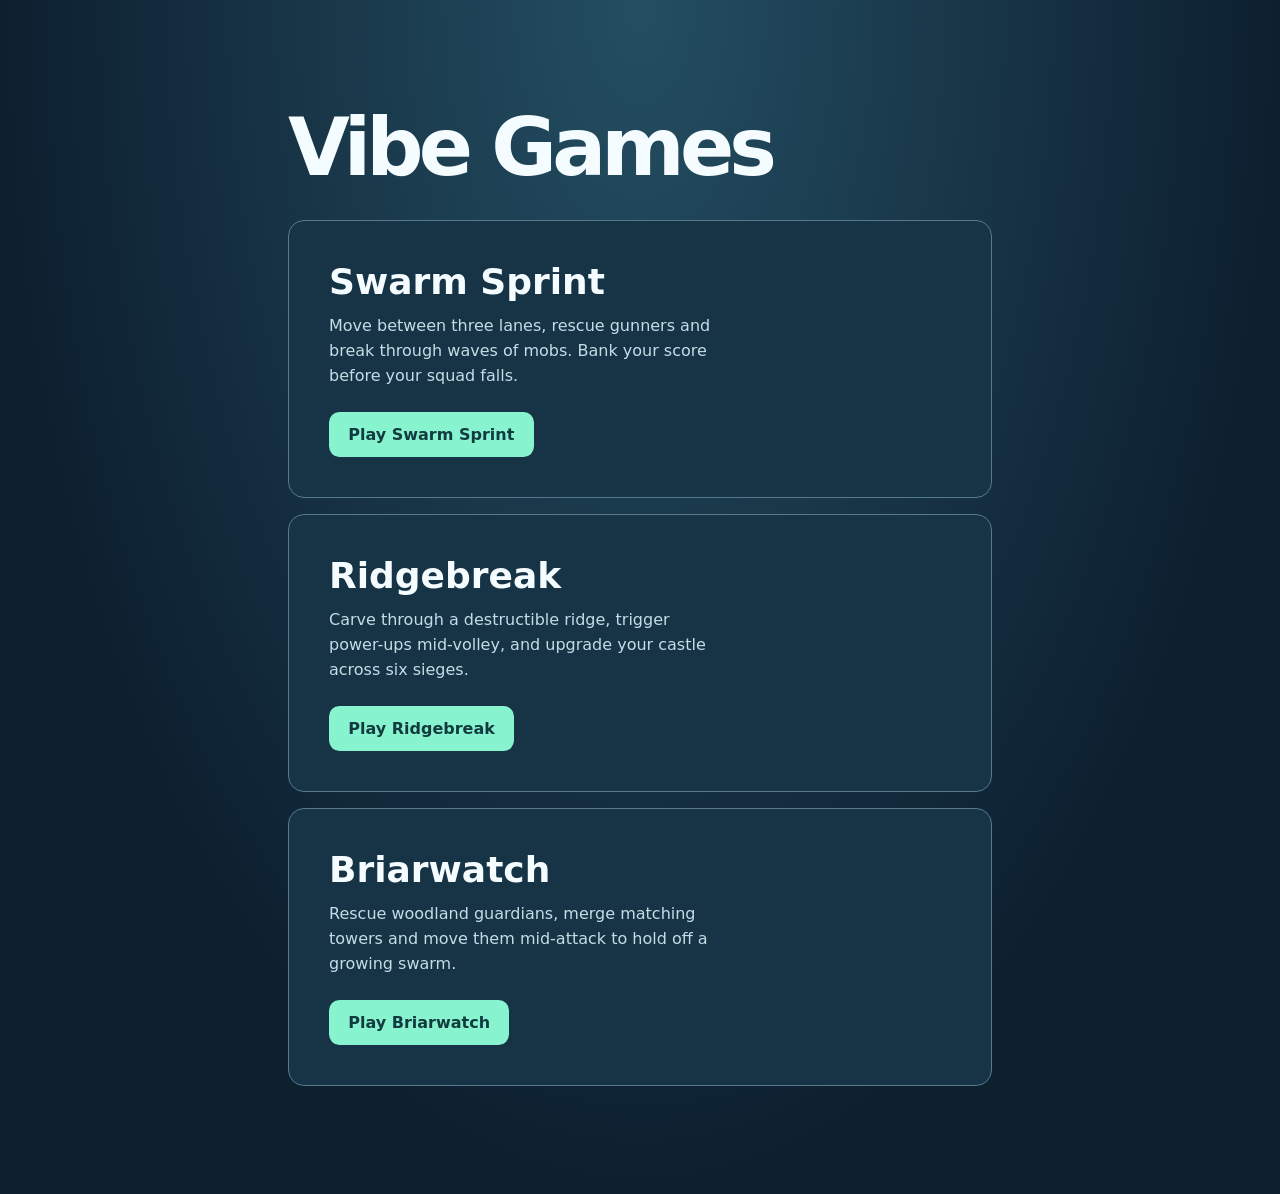
<file: index.html>
<!doctype html>
<html lang="en">
<head>
<meta charset="utf-8">
<meta name="viewport" content="width=device-width, initial-scale=1">
<meta name="theme-color" content="#0d2030">
<title>Vibe Games</title>
<style>
* { box-sizing: border-box; }
body {
  margin: 0;
  min-height: 100vh;
  background: radial-gradient(ellipse at 50% 0, #244e62, #0d2030 70%);
  color: #f5fcff;
  font-family: system-ui, sans-serif;
}
main { width: min(100% - 2rem, 44rem); margin: 0 auto; padding: clamp(3rem, 12vh, 8rem) 0; }
h1 { font-size: clamp(2.5rem, 9vw, 5rem); line-height: 1; letter-spacing: -.06em; margin: 0 0 2rem; }
article { background: #173447; border: 1px solid #547a8b; border-radius: 1rem; padding: clamp(1.25rem, 5vw, 2.5rem); }
article + article { margin-top: 1rem; }
h2 { margin: 0; font-size: clamp(1.5rem, 5vw, 2.25rem); }
p { color: #c5dce5; line-height: 1.55; margin: .75rem 0 1.5rem; max-width: 38ch; }
a { display: inline-block; background: #87f4cf; color: #123b40; border-radius: .65rem; padding: .8rem 1.2rem; font-weight: 750; text-decoration: none; }
a:hover { background: #b4ffe6; }
a:focus-visible { outline: 3px solid white; outline-offset: 4px; }
</style>
</head>
<body>
<main>
  <h1>Vibe Games</h1>
  <article>
    <h2>Swarm Sprint</h2>
    <p>Move between three lanes, rescue gunners and break through waves of mobs. Bank your score before your squad falls.</p>
    <a href="./swarm-sprint/">Play Swarm Sprint</a>
  </article>
  <article>
    <h2>Ridgebreak</h2>
    <p>Carve through a destructible ridge, trigger power-ups mid-volley, and upgrade your castle across six sieges.</p>
    <a href="./ridgebreak/">Play Ridgebreak</a>
  </article>
  <article>
    <h2>Briarwatch</h2>
    <p>Rescue woodland guardians, merge matching towers and move them mid-attack to hold off a growing swarm.</p>
    <a href="./briarwatch/">Play Briarwatch</a>
  </article>
</main>
</body>
</html>
</file>
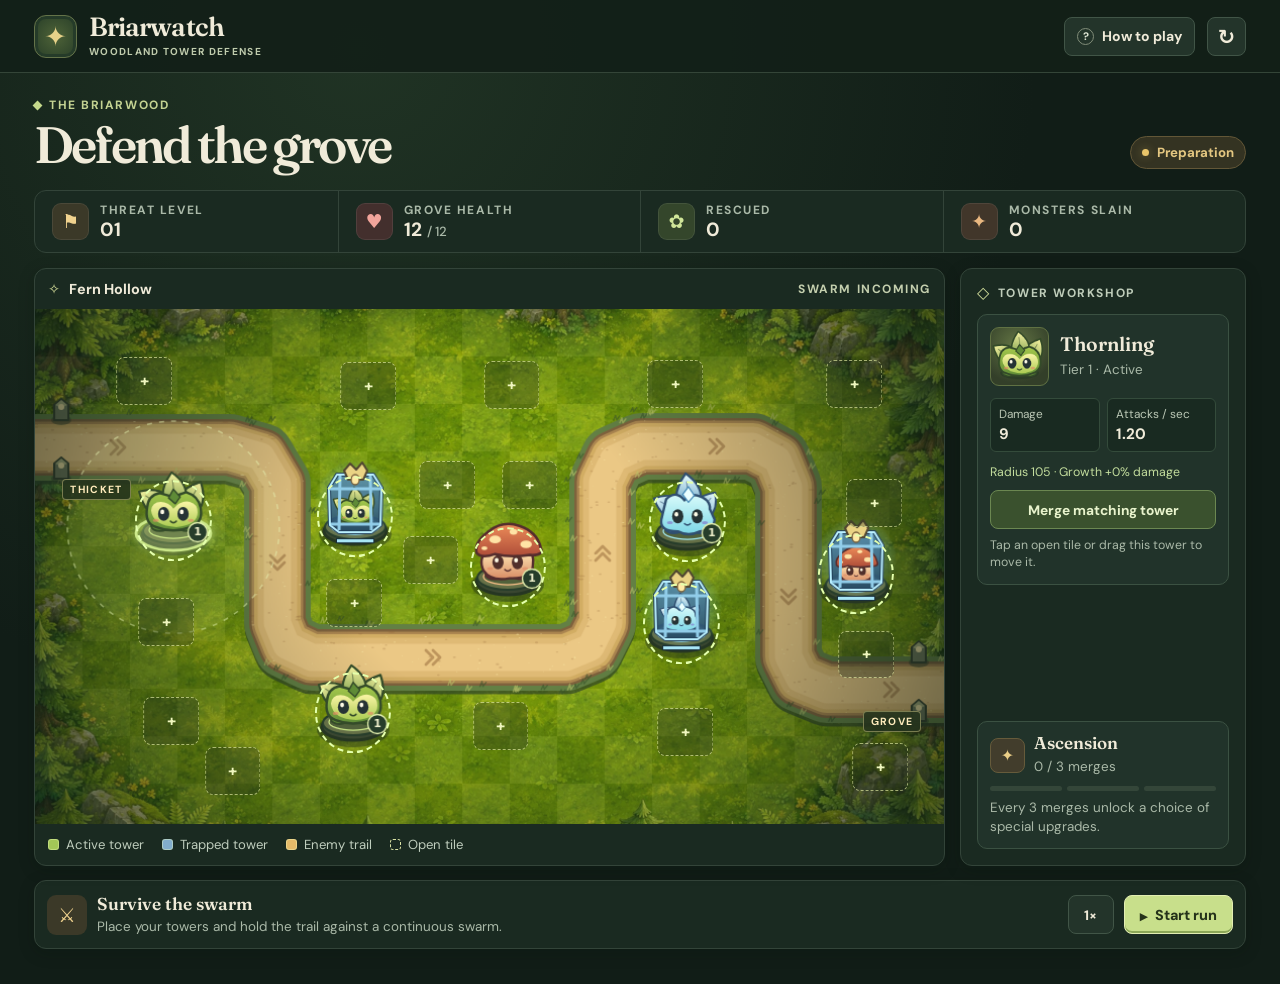
<file: briarwatch/index.html>
<!doctype html>
<html lang="en">
<head>
  <meta charset="utf-8">
  <meta name="viewport" content="width=device-width, initial-scale=1">
  <meta name="theme-color" content="#111d17">
  <meta name="description" content="Rescue woodland guardians, merge matching towers, and defend the grove.">
  <title>Briarwatch · Woodland Tower Defense</title>
  <link rel="stylesheet" href="style.css">
  <script src="engine.js" defer></script>
  <script src="art.js" defer></script>
  <script src="game.js" defer></script>
</head>
<body>
  <header class="top">
    <div class="top-inner">
      <div class="brand">
        <span class="brand-icon" aria-hidden="true">✦</span>
        <div><h1>Briarwatch</h1><p>WOODLAND TOWER DEFENSE</p></div>
      </div>
      <div class="utility">
        <button id="help" class="quiet"><span aria-hidden="true">?</span> How to play</button>
        <button id="reset" class="icon-btn" aria-label="Restart run" title="Restart run">↻</button>
      </div>
    </div>
  </header>
  <main>
    <div class="mission">
      <div><p class="eyebrow"><i></i> THE BRIARWOOD</p><h2>Defend the grove</h2></div>
      <div class="status" id="status-badge"><i></i><span>Preparation</span></div>
    </div>
    <section class="hud" aria-label="Run stats">
      <div class="metric"><span class="metric-icon gold" aria-hidden="true">⚑</span><div><small>THREAT LEVEL</small><strong id="threat">01</strong></div></div>
      <div class="metric"><span class="metric-icon rose" aria-hidden="true">♥</span><div><small>GROVE HEALTH</small><strong id="health">12 <em>/ 12</em></strong></div></div>
      <div class="metric"><span class="metric-icon lime" aria-hidden="true">✿</span><div><small>RESCUED</small><strong id="rescued">0</strong></div></div>
      <div class="metric"><span class="metric-icon orange" aria-hidden="true">✦</span><div><small>MONSTERS SLAIN</small><strong id="kills">0</strong></div></div>
    </section>
    <div class="game-grid">
      <section class="field" aria-label="Battlefield">
        <div class="field-header"><div><span class="field-dot" aria-hidden="true">✧</span> Fern Hollow</div><span id="field-state">SWARM INCOMING</span></div>
        <div id="arena">
          <canvas id="board" width="900" height="510" aria-hidden="true"></canvas>
          <div id="units" aria-label="Towers, captives, and placement tiles"></div>
          <span class="map-label entrance">THICKET</span>
          <span class="map-label exit">GROVE</span>
        </div>
        <div class="legend">
          <span><i class="legend-mark active"></i> Active tower</span>
          <span><i class="legend-mark cage"></i> Trapped tower</span>
          <span><i class="legend-mark enemy"></i> Enemy trail</span>
          <span><i class="legend-mark pad"></i> Open tile</span>
        </div>
      </section>
      <aside class="inspector" aria-label="Selected tower and merge workshop">
        <div class="inspector-title"><span aria-hidden="true">◇</span> TOWER WORKSHOP</div>
        <section id="tower-details" aria-live="polite"></section>
        <section class="forge">
          <div class="forge-heading"><div class="forge-icon" aria-hidden="true">✦</div><div><h3>Ascension</h3><p id="merge-caption">0 / 3 merges</p></div></div>
          <div class="pips" id="pips" aria-hidden="true"><i></i><i></i><i></i></div>
          <p id="forge-hint">Every 3 merges unlock a choice of special upgrades.</p>
          <button id="offer" class="secondary" hidden>View upgrades</button>
        </section>
      </aside>
    </div>
    <section class="controls" aria-label="Run controls">
      <div class="run-note">
        <span class="note-icon" aria-hidden="true">⚔</span>
        <div><h3 id="run-heading">Survive the swarm</h3><p id="run-copy">Place your towers and hold the trail against a continuous swarm.</p></div>
      </div>
      <div class="run-buttons">
        <button id="speed" class="secondary speed" aria-label="Change game speed">1×</button>
        <button id="start" class="primary"><span aria-hidden="true">▶</span> Start run</button>
      </div>
    </section>
    <p class="announcement" id="announcement" role="status"></p>
  </main>
  <dialog id="dialog" aria-labelledby="dialog-title"><div id="dialog-inner"></div></dialog>
</body>
</html>
</file>
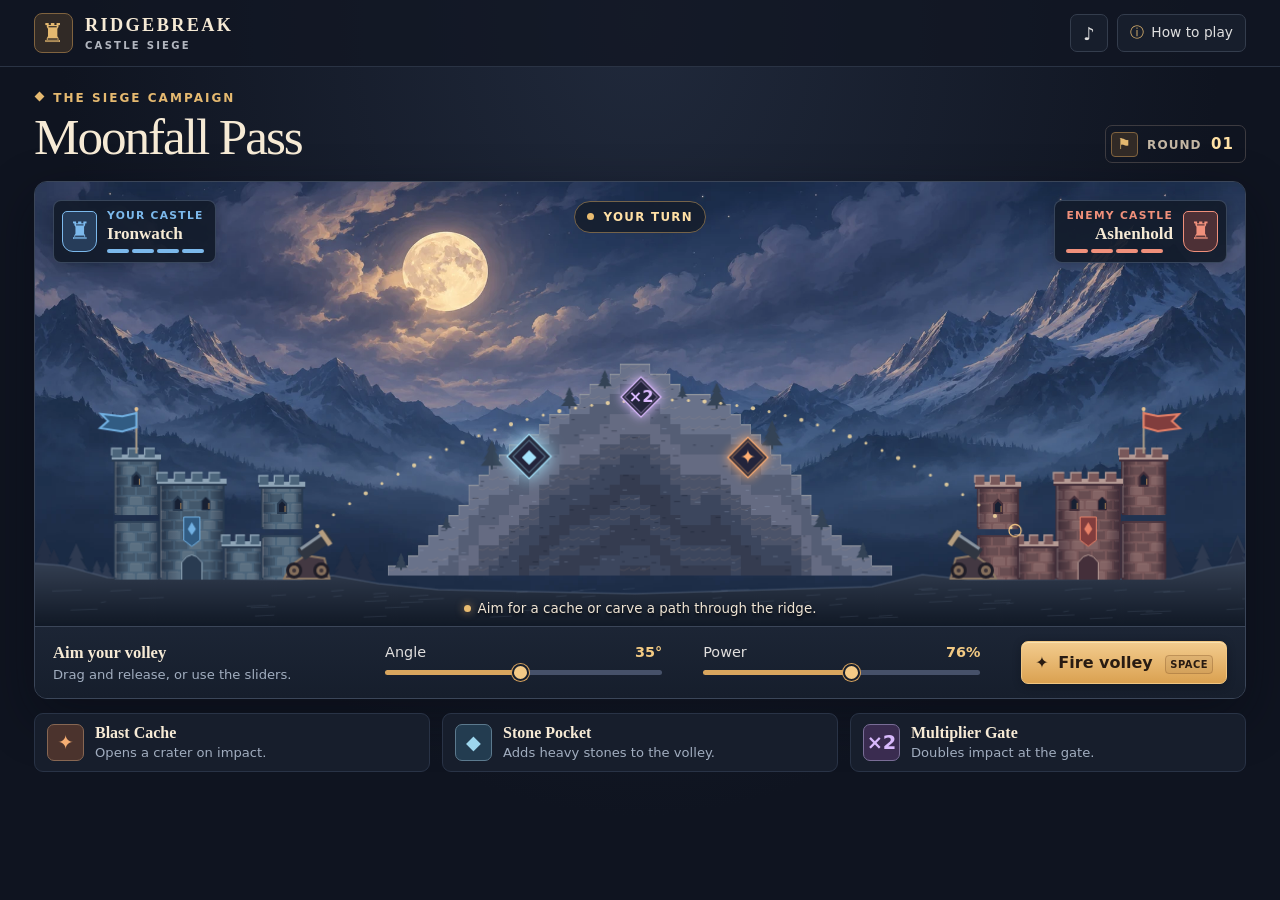
<file: ridgebreak/index.html>
<!doctype html>
<html lang="en">
<head>
<meta charset="utf-8">
<meta name="viewport" content="width=device-width, initial-scale=1">
<meta name="theme-color" content="#101522">
<meta name="description" content="Break the ridge and bring down the stronghold in a turn-based castle siege.">
<title>Ridgebreak | Castle Siege</title>
<link rel="stylesheet" href="./style.css">
<script type="module" src="./game.mjs"></script>
</head>
<body>
<header class="masthead">
  <div class="topbar">
    <a class="brand" href="./" aria-label="Ridgebreak home"><span class="sigil" aria-hidden="true">♜</span><span>RIDGEBREAK<small>CASTLE SIEGE</small></span></a>
    <div class="top-actions"><button id="sound" class="icon-btn" aria-pressed="false" title="Toggle sound" aria-label="Toggle sound">♪</button><button id="help" class="subtle-btn"><span aria-hidden="true">ⓘ</span> How to play</button></div>
  </div>
</header>
<main>
  <section class="heading">
    <div><p class="eyebrow"><span></span> THE SIEGE CAMPAIGN</p><h1 id="arena">Moonfall Pass</h1></div>
    <div class="round-tag"><span class="round-icon" aria-hidden="true">⚑</span><span>ROUND <strong id="round">01</strong></span></div>
  </section>
  <section class="battle" aria-label="Battlefield">
    <div class="field">
      <canvas id="field" width="1200" height="440" aria-label="Battlefield. Use the angle and power controls below or drag here to aim."></canvas>
      <div class="hud">
        <div class="faction allied"><div class="crest" aria-hidden="true">♜</div><div class="faction-details"><span>YOUR CASTLE</span><strong>Ironwatch</strong><div id="player-health" class="health" role="meter" aria-label="Ironwatch health" aria-valuemin="0" aria-valuemax="100" aria-valuenow="100"><i></i><i></i><i></i><i></i></div></div></div>
        <div id="turn" class="turn"><span></span> YOUR TURN</div>
        <div class="faction hostile"><div class="crest" aria-hidden="true">♜</div><div class="faction-details"><span>ENEMY CASTLE</span><strong id="enemy-name">Ashenhold</strong><div id="enemy-health" class="health" role="meter" aria-label="Enemy health" aria-valuemin="0" aria-valuemax="100" aria-valuenow="100"><i></i><i></i><i></i><i></i></div></div></div>
      </div>
      <div class="field-caption"><span class="status-dot"></span><span id="status" role="status" aria-live="polite">Aim for a cache or carve a path through the ridge.</span></div>
    </div>
    <div class="controls">
      <div class="control-intro"><strong>Aim your volley</strong><span>Drag and release, or use the sliders.</span></div>
      <label class="slider"><span>Angle <output id="angle-label" for="angle">35°</output></span><input type="range" id="angle" min="15" max="56" value="35"></label>
      <label class="slider"><span>Power <output id="power-label" for="power">76%</output></span><input type="range" id="power" min="48" max="100" value="76"></label>
      <button id="fire" class="fire" aria-keyshortcuts="Space"><span aria-hidden="true">✦</span> Fire volley <kbd>SPACE</kbd></button>
    </div>
  </section>
  <section class="rewards" aria-label="Ridge power-ups">
    <article id="legend-blast" class="reward blast"><span class="reward-icon" aria-hidden="true">✦</span><div><h2>Blast Cache</h2><p>Opens a crater on impact.</p></div><span class="used" hidden>Spent</span></article>
    <article id="legend-stone" class="reward stone"><span class="reward-icon" aria-hidden="true">◆</span><div><h2>Stone Pocket</h2><p>Adds heavy stones to the volley.</p></div><span class="used" hidden>Spent</span></article>
    <article id="legend-gate" class="reward gate"><span class="reward-icon" aria-hidden="true">×2</span><div><h2>Multiplier Gate</h2><p>Doubles impact at the gate.</p></div><span class="used" hidden>Spent</span></article>
  </section>
</main>
<dialog id="guide">
  <div class="dialog-content">
    <button class="close" id="close-guide" aria-label="Close instructions">×</button><p class="eyebrow">FIELD MANUAL</p><h2>How to play</h2>
    <ol>
      <li>Drag across the battlefield to aim and release to fire. You can also use the sliders and Fire volley. The dotted line shows the lead shot’s path. Tap a cache to aim toward it.</li>
      <li>Fire to break rock and damage the enemy castle with whatever impact is left. Power-ups take effect the moment you hit them.</li>
      <li>Watch for the counterattack. Either side can fire through existing breaches and claim untouched power-ups.</li>
      <li>Destroy the entire enemy castle to earn an upgrade. Losing lets you retry the round with your earned upgrades.</li>
    </ol>
    <button class="fire" id="guide-done">Back to battle</button>
  </div>
</dialog>
<dialog id="result" aria-labelledby="result-title">
  <div class="dialog-content">
    <p class="eyebrow" id="result-kicker"></p><h2 id="result-title"></h2><p id="result-text"></p>
    <div id="upgrade-options"></div>
    <button class="fire" id="retry" hidden>Retry round</button>
  </div>
</dialog>
</body>
</html>
</file>
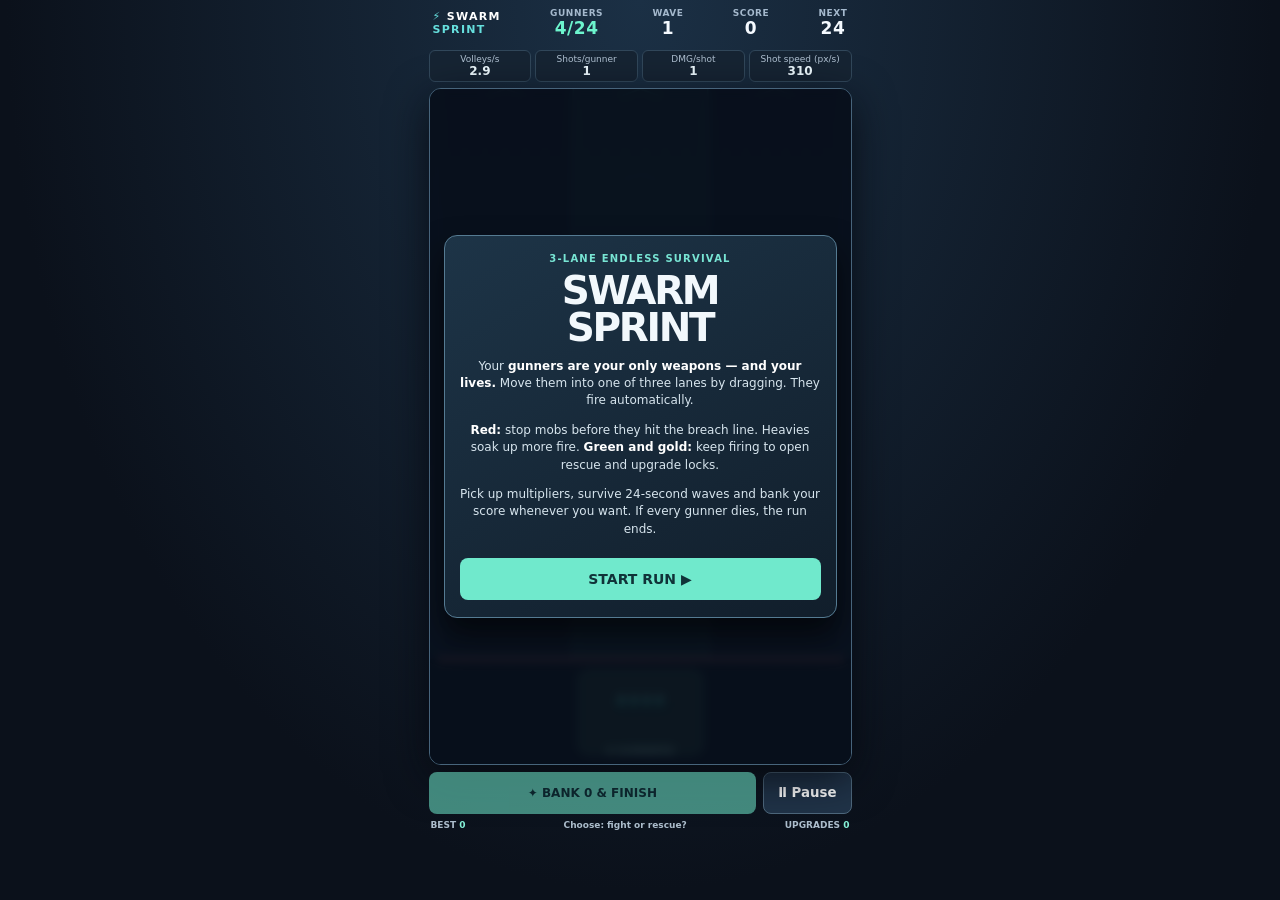
<file: swarm-sprint/index.html>
<!doctype html><html lang="en"><head><meta charset="utf-8"><meta name="viewport" content="width=device-width,initial-scale=1,viewport-fit=cover,maximum-scale=1,user-scalable=no"><meta name="theme-color" content="#112b3b"><meta name="apple-mobile-web-app-capable" content="yes"><title>Swarm Sprint — Gunner Rush</title><style>

*{box-sizing:border-box;-webkit-tap-highlight-color:transparent}
:root{color-scheme:dark;font-family:system-ui,-apple-system,sans-serif;color:#f2f8fc;background:#0b111b}
body{margin:0;min-height:100dvh;overscroll-behavior:none;background:radial-gradient(ellipse at top,#1b3045,#0b111b 70%)}
#app{width:min(100%,435px,calc((100dvh - 166px)*.625 + 12px));min-width:min(100%,270px);margin:auto;padding:env(safe-area-inset-top,0px) 6px max(6px,env(safe-area-inset-bottom,0px))}
header{display:flex;align-items:center;justify-content:space-between;gap:6px;min-height:47px;padding:4px}
header .logo{font-size:11px;letter-spacing:.12em;font-weight:900;line-height:1.12;color:#66dfdd}
header .logo b{color:#fff}
.games-link{color:inherit;text-decoration:none}
.games-link:hover,.games-link:focus-visible{text-decoration:underline}
.stat{font-size:9px;font-weight:800;text-align:center;color:#a5b9cd;letter-spacing:.06em}
.stat b{display:block;font-size:17px;line-height:1.2;font-variant-numeric:tabular-nums;color:#f5faff}
#count{color:#6df5ce}
.upgrade-stats{display:grid;grid-template-columns:repeat(4,1fr);gap:4px;margin:3px 0 6px;text-align:center}
.upgrade-stats div{background:#162433;border:1px solid #31475a;border-radius:6px;padding:3px 0}
.upgrade-stats dt{font-size:9px;color:#b0c1d2}
.upgrade-stats dd{margin:0;font-size:12px;font-weight:800;color:#eefaff;font-variant-numeric:tabular-nums}
.frame{position:relative;aspect-ratio:400/640;border-radius:12px;overflow:hidden;box-shadow:0 12px 42px #05080ec9;border:1px solid #47647b}
canvas{display:block;width:100%;height:100%;touch-action:none;cursor:crosshair}
.toast{position:absolute;pointer-events:none;top:10px;left:12%;width:76%;text-align:center;font-weight:900;font-size:15px;color:#fff;background:#101f2eee;border:1px solid #527387;border-radius:8px;padding:6px;opacity:0;transform:translateY(5px);transition:opacity .15s,transform .15s}
.toast.on{opacity:1;transform:translateY(0)}
.toast small{display:block;font-size:9px;color:#bdd9e5;letter-spacing:.06em;margin-top:2px}
.buttons{display:flex;gap:7px;margin-top:7px}
.buttons button,.primary{font-family:inherit;min-height:42px;border:0;border-radius:8px;font-weight:850;cursor:pointer;touch-action:manipulation}
#bank{flex:1;background:#70e9cc;color:#0f353a;font-size:12px}
#bank:disabled{opacity:.55}
#pause{padding:0 14px;background:#203348;color:#fff;border:1px solid #4e687d}
.bottom{display:flex;justify-content:space-between;align-items:center;gap:6px;font-size:9px;color:#adbecd;font-weight:800;padding:6px 2px;white-space:nowrap}
.bottom b{color:#86f3d9}
.bottom span:nth-child(2){overflow:hidden;text-overflow:ellipsis}
.modal{position:absolute;inset:0;display:flex;align-items:center;justify-content:center;padding:14px;background:#080f1bd9;backdrop-filter:blur(5px)}
.modal.hidden{display:none}
.panel{background:linear-gradient(150deg,#1d3447,#111e2b);padding:17px 15px;border:1px solid #557b92;border-radius:13px;text-align:center;box-shadow:0 16px 30px #0009;width:100%;max-height:100%;overflow:auto}
.panel .overline{font-size:10px;font-weight:850;letter-spacing:.12em;color:#78e5d4}
.panel h1{font-size:clamp(26px,8vw,39px);line-height:.95;margin:8px 0 12px;letter-spacing:-.06em}
.panel p{font-size:12px;line-height:1.45;color:#d7e5ee}
.panel strong{color:#fff}
.panel .scorebig{font-size:26px;font-weight:900;color:#ffd984}
.primary{margin-top:8px;width:100%;background:#70e9cc;color:#103238;font-size:14px}
.secondary{background:#263b51;color:white;border:1px solid #6a8298}
@media(prefers-reduced-motion:reduce){.toast{transition:none}}
</style></head><body><main id="app"><header><div class="logo"><a class="games-link" href="../" aria-label="Vibe Games home">⚡ <b>SWARM</b><br>SPRINT</a></div><div class="stat">GUNNERS<b id="count">4/24</b></div><div class="stat">WAVE<b id="wave">1</b></div><div class="stat">SCORE<b id="score">0</b></div><div class="stat">NEXT<b id="timer">24</b></div></header><dl class="upgrade-stats" aria-label="Current weapon stats">
<div><dt>Volleys/s</dt><dd id="rate">2.9</dd></div>
<div><dt>Shots/gunner</dt><dd id="shots">1</dd></div>
<div><dt>DMG/shot</dt><dd id="damage">1</dd></div>
<div><dt>Shot speed (px/s)</dt><dd id="speed">310</dd></div>
</dl><div class="frame"><canvas id="game" width="800" height="1280" aria-label="Three-lane survival game. Drag left and right to select a lane; your gunners fire automatically."></canvas><div class="toast" id="toast"></div><div class="modal" id="modal"><div class="panel" id="panel"><div class="overline">3-LANE ENDLESS SURVIVAL</div><h1>SWARM<br>SPRINT</h1><p>Your <strong>gunners are your only weapons — and your lives.</strong> Move them into one of three lanes by dragging. They fire automatically.</p><p><strong>Red:</strong> stop mobs before they hit the breach line. Heavies soak up more fire. <strong>Green and gold:</strong> keep firing to open rescue and upgrade locks.</p><p>Pick up multipliers, survive 24-second waves and bank your score whenever you want. If every gunner dies, the run ends.</p><button class="primary" id="start">START RUN ▶</button></div></div></div><div class="buttons"><button id="bank" disabled>✦ BANK & FINISH</button><button id="pause">Ⅱ Pause</button></div><div class="bottom"><span>BEST <b id="best">0</b></span><span id="msg">Choose: fight or rescue?</span><span>UPGRADES <b id="level">0</b></span></div></main><script>
(()=>{'use strict';
const W=400,H=640,edges=[8,136,264,392],centres=[72,200,328],limit=1150,c=document.getElementById('game'),g=c.getContext('2d',{alpha:false});const $=id=>document.getElementById(id);const ui={count:$('count'),wave:$('wave'),score:$('score'),timer:$('timer'),bank:$('bank'),pause:$('pause'),modal:$('modal'),panel:$('panel'),toast:$('toast'),best:$('best'),upgrades:$('level'),msg:$('msg')};const rnd=(a,b)=>a+Math.random()*(b-a),integer=(a,b)=>Math.floor(rnd(a,b+1)),clamp=(x,a,b)=>Math.max(a,Math.min(b,x)),fmt=n=>Math.floor(n).toLocaleString('en-GB');
const waveSeconds=24, maxGunners=24;
const baseWeapon={rapid:.35,twin:1,power:1,speed:310};
const upgrades={
  rapid:{name:'Rapid fire', stat:'VOLLEYS/S', next:value=>Math.max(.15,value*.82), display:value=>(1/value).toFixed(1)},
  twin:{name:'Extra shot', stat:'SHOTS/GUNNER', next:value=>Math.min(3,value+1), display:String},
  power:{name:'Heavy rounds', stat:'DMG/SHOT', next:value=>Math.min(5,value+1), display:String},
  speed:{name:'Fast rounds', stat:'PX/S', next:value=>Math.min(460,value+30), display:String},
};
const weaponStats={rapid:$('rate'),twin:$('shots'),power:$('damage'),speed:$('speed')};
let weapon={...baseWeapon};
function upgradePreview(key){
  const upgrade=upgrades[key], current=weapon[key], next=upgrade.next(current);
  return next===current ? 'MAXED' : upgrade.display(current)+' → '+upgrade.display(next)+' '+upgrade.stat;
}
function weaponHud(){
  for(const [key,upgrade] of Object.entries(upgrades)) weaponStats[key].textContent=upgrade.display(weapon[key]);
}
let state='menu',wave=1,time=0,runTime=0,score=0,best=0,gunners=4,lane=1,sub=1,gunX=200,fireClock=0,mobClock=0,rewardClock=0,gateClock=0,displayClock=0,toastClock=0,scroll=0,kills=0,rescued=0,pickups=0,missedUpgrades=0,heavyClears=0,breaches=0,mobCount=0,lastMobLane=-1,sequence=0;
let bullets=[],enemies=[],events=[],gates=[],particles=[],floating=[];const upgradeKeys=Object.keys(upgrades);
try{best=Number(localStorage.getItem('swarm-gunner-highscore'))||0}catch(_){}ui.best.textContent=fmt(best);weaponHud();
function hud(){ui.count.textContent=gunners+'/'+maxGunners;ui.wave.textContent=wave;ui.score.textContent=fmt(score);ui.timer.textContent=Math.max(0,Math.ceil(waveSeconds-time));ui.upgrades.textContent=pickups;ui.bank.disabled=!['playing','paused'].includes(state);ui.bank.textContent='✦ BANK '+fmt(score)+' & FINISH'}
function save(){if(score>best){best=score;ui.best.textContent=fmt(best);try{localStorage.setItem('swarm-gunner-highscore',best)}catch(_){}}}
function modal(over,title,description,buttons){ui.modal.classList.remove('hidden');ui.panel.innerHTML='<div class="overline">'+over+'</div><h1>'+title+'</h1>'+description+buttons}
function announce(a,b){ui.toast.innerHTML=a+'<small>'+b+'</small>';ui.toast.classList.add('on');toastClock=2.0}
function burst(x,y,col,n){for(let i=0;i<n&&particles.length<320;i++)particles.push({x,y,vx:rnd(-90,90),vy:rnd(-80,35),life:rnd(.2,.6),col,r:rnd(2,4)})}
function float(x,y,text,col){floating.push({x,y,text,col,life:1})}
function launch(){state='playing';wave=1;time=0;runTime=0;score=0;gunners=4;lane=1;sub=1;gunX=200;weapon={...baseWeapon};weaponHud();fireClock=0;mobClock=1.5;rewardClock=4.8;gateClock=6.5;displayClock=0;scroll=0;toastClock=0;kills=0;rescued=0;pickups=0;missedUpgrades=0;heavyClears=0;breaches=0;mobCount=0;lastMobLane=-1;sequence=0;bullets=[];enemies=[];events=[];gates=[];particles=[];floating=[];ui.msg.textContent='Choose: fight or rescue?';ui.pause.textContent='Ⅱ Pause';ui.toast.classList.remove('on');ui.modal.classList.add('hidden');spawnEvent(0,'enemy',105);spawnEvent(1,'gunners',54);spawnEvent(2,'enemy',5);hud()}
function damagePerSecond(){return gunners*weapon.twin*weapon.power/weapon.rapid}

function spawnEvent(lane,type,y=-44,heavy=false){
  const event={id:++sequence,lane,type,y,previousY:y,dead:false,heavy};
  const firepower=damagePerSecond();
  const dps=firepower-Math.max(0,firepower-4/baseWeapon.rapid)*.10;
  if(type==='enemy'){
    event.count=heavy?1:integer(9,14)+Math.min(wave,12);
    const clearTime=heavy?2.1+Math.min(wave,18)*.12:.68+Math.min(wave,22)*.055;
    event.hp=Math.ceil(dps*clearTime);
    event.vel=Math.min(112,70+wave*2.9)*(heavy?.83:1);
    if(!heavy){
      for(let i=0;i<event.count;i++){
        const x=clamp(centres[lane]+(i%5-2)*17+rnd(-3,3),edges[lane]+12,edges[lane+1]-12);
        enemies.push({event,x,y:y-Math.floor(i/5)*11,phase:rnd(0,6.28)});
      }
    }
  }else if(type==='gunners'){
    event.count=Math.min(gunners<7?integer(2,3):gunners<12?2:1,maxGunners-gunners);
    event.hp=Math.ceil(dps*(gunners<7?1.45:2.25));
    event.vel=63+Math.min(wave,18)*1.4;
  }else{
    const available=upgradeKeys.filter(key=>upgrades[key].next(weapon[key])!==weapon[key]);
    if(!available.length) return;
    event.power=available[integer(0,available.length-1)];
    event.hp=Math.ceil(dps*(4.65+Math.min(wave,14)*.12));
    event.vel=79+Math.min(wave,18)*1.6;
  }
  event.maxHp=event.hp;
  events.push(event);
}

function spawnMob(){
  const lanes=[0,1,2].filter(lane=>lane!==lastMobLane
    &&!events.some(event=>!event.dead&&event.lane===lane&&event.y<68));
  if(!lanes.length) return false;
  lastMobLane=lanes[integer(0,lanes.length-1)];
  mobCount++;
  spawnEvent(lastMobLane,'enemy',-44,mobCount%(wave<5?5:4)===0);
  return true;
}

function spawnReward(){
  if(events.some(event=>!event.dead&&event.type!=='enemy')) return;
  const lanes=[0,1,2].filter(lane=>!events.some(event=>!event.dead&&event.lane===lane&&event.y<185));
  if(!lanes.length) return;
  const canUpgrade=upgradeKeys.some(key=>upgrades[key].next(weapon[key])!==weapon[key]);
  const type=gunners<maxGunners&&(!canUpgrade||Math.random()<(gunners<6?.67:.32))?'gunners':'upgrade';
  spawnEvent(lanes[integer(0,lanes.length-1)],type,-24);
}
function spawnGate(){
  const vals=[2,3,5];
  for(let i=vals.length-1;i>0;i--){
    const j=integer(0,i);
    [vals[i],vals[j]]=[vals[j],vals[i]];
  }
  gates.push({y:-36,previousY:-36,vals,speed:54,id:++sequence});
}
function firing(){
  const count=gunners*weapon.twin;
  for(let i=0;i<count&&bullets.length<limit;i++){
    const x=clamp(gunX+(i%5-2)*8+rnd(-4,4),edges[lane]+10,edges[lane+1]-10);
    bullets.push({x,y:555,lane,speed:weapon.speed*rnd(.95,1.07),damage:weapon.power,gate:-1,dead:false,r:rnd(2.7,3.6)});
  }
}
function defeat(event){
  event.dead=true;
  const x=centres[event.lane];
  const points=event.type==='enemy'?(event.heavy?240:event.count*12):200;
  score+=points;
  burst(x,event.y,event.type==='enemy'?'#ff8191':'#ffe495',19);
  if(event.type==='enemy'){
    kills+=event.count;
    if(event.heavy){
      heavyClears++;
      announce('HEAVY DOWN','+'+fmt(points)+' POINTS');
    }else{
      float(x,event.y,'+'+fmt(points),'#ffbbc5');
    }
  }else if(event.type==='gunners'){
    const gain=Math.min(event.count,maxGunners-gunners);
    gunners+=gain;
    rescued+=gain;
    announce(gain?'+'+gain+' GUNNERS':'ROSTER FULL',gunners+'/'+maxGunners+' GUNNERS');
  }else{
    const upgrade=upgrades[event.power];
    const preview=upgradePreview(event.power);
    if(preview!=='MAXED'){
      weapon[event.power]=upgrade.next(weapon[event.power]);
      pickups++;
      weaponHud();
    }
    announce(upgrade.name.toUpperCase(),preview);
    float(x,event.y,upgrade.name.toUpperCase(),'#fff0a5');
  }
  hud();
}
function breachCost(event){
  return Math.min(5,1+Number(event.heavy)+Math.floor((wave-1)/4)+Math.floor(gunners/8));
}
function breach(event){
  event.dead=true;
  if(event.type==='enemy'){
    breaches++;
    const loss=Math.min(gunners,breachCost(event));
    gunners-=loss;
    burst(centres[event.lane],541,'#ff6174',18);
    const label=loss===1?' GUNNER':' GUNNERS';
    float(centres[event.lane],527,'−'+loss+label,'#ff455e');
    announce(loss+label+' LOST','DEFEND THE RED LANES');
    ui.msg.textContent='An enemy mob broke through!';
    if(!gunners){lose();return}
  }else{
    if(event.type==='upgrade') missedUpgrades++;
    ui.msg.textContent='Missed '+(event.type==='gunners'?'a gunner rescue':'an upgrade')+'!';
  }
  hud();
}
function lose(){state='lost';save();hud();modal('ALL GUNNERS DEFEATED','GAME OVER','<p>Wave <strong>'+wave+'</strong> · <strong>'+fmt(kills)+'</strong> enemies defeated · <strong>'+heavyClears+'</strong> heavies stopped · <strong>'+pickups+'</strong> upgrades earned · <strong>'+missedUpgrades+'</strong> missed.</p><div class="scorebig">'+fmt(score)+' POINTS</div>','<button class="primary" id="retry">TRY AGAIN ↻</button>');$('retry').onclick=launch}
function cash(){if(state!=='playing'&&state!=='paused')return;state='banked';save();hud();ui.pause.textContent='Ⅱ Pause';modal('RUN COMPLETED','CASHED OUT','<p>Wave <strong>'+wave+'</strong> · <strong>'+gunners+'</strong> gunners survived · <strong>'+rescued+'</strong> rescued · <strong>'+pickups+'</strong> upgrades earned · <strong>'+missedUpgrades+'</strong> missed.</p><div class="scorebig">'+fmt(score)+' POINTS</div>','<button class="primary" id="retry">PLAY AGAIN ↻</button>');$('retry').onclick=launch}
function pause(){if(state==='playing'){state='paused';ui.pause.textContent='▶ Resume';modal('GAME PAUSED','PAUSED','<p>Select just <strong>one main lane</strong>. Red marks mobs. Green locks hold gunners, and gold locks hold upgrades. The two other lanes stay exposed until you switch. Watch the time to breach before committing to a lock.</p>','<button class="primary" id="resume">RESUME ▶</button><button class="primary secondary" id="cash">BANK & FINISH</button>');$('resume').onclick=pause;$('cash').onclick=cash}else if(state==='paused'){state='playing';ui.pause.textContent='Ⅱ Pause';ui.modal.classList.add('hidden')}}
// Return the fraction of this step at which an upward shot crosses a moving object.
function crossing(shotStart,shotEnd,objectStart,objectEnd){
  const start=shotStart-objectStart, end=shotEnd-objectEnd;
  return start>=0&&end<=0 ? start/(start-end||1) : Infinity;
}
function moveBullets(dt){
  const born=[];
  for(const bullet of bullets){
    const startY=bullet.y;
    bullet.y-=bullet.speed*dt;
    let target=null, hitAt=Infinity, guide=null;
    for(const event of events){
      if(event.dead||event.lane!==bullet.lane) continue;
      const hit=crossing(startY,bullet.y,event.previousY+10,event.y+10);
      if(hit<hitAt){target=event;hitAt=hit}
      if(event.y<=startY&&startY-event.y<165&&(!guide||event.y>guide.y)) guide=event;
    }
    if(guide){
      const offset=guide.type==='enemy'?0:(sub-1)*9;
      bullet.x+=clamp(centres[bullet.lane]+offset-bullet.x,-145*dt,145*dt);
    }
    // Gates move at the same speed and are stored in the order shots pass them.
    for(const gate of gates){
      if(bullet.gate>=gate.id) continue;
      const at=crossing(startY,bullet.y,gate.previousY,gate.y);
      if(at>=hitAt) continue;
      bullet.gate=gate.id;
      const y=startY+(bullet.y-startY)*at;
      for(let i=1;i<gate.vals[bullet.lane]&&bullets.length+born.length<limit;i++){
        const x=clamp(bullet.x+rnd(-17,17),edges[bullet.lane]+10,edges[bullet.lane+1]-10);
        born.push({...bullet,x,y,speed:bullet.speed*rnd(.96,1.05),r:rnd(2.7,3.6)});
      }
    }
    if(target){
      target.hp-=bullet.damage;
      bullet.dead=true;
      if(Math.random()<.28) burst(bullet.x,target.y,target.type==='enemy'?'#f97b8c':'#f8df85',2);
      if(target.hp<=0) defeat(target);
    }
  }
  bullets=bullets.filter(bullet=>!bullet.dead&&bullet.y>=0).concat(born);
}
function tick(dt){
  if(toastClock>0){
    toastClock-=dt;
    if(toastClock<=0) ui.toast.classList.remove('on');
  }
  if(state!=='playing') return;
  runTime+=dt;
  time+=dt;
  scroll=(scroll+dt*69)%80;
  if(time>=waveSeconds){
    time-=waveSeconds;
    wave++;
    score+=wave*100;
    announce('WAVE '+wave,'HARDER CROWDS AHEAD');
  }
  gunX+=(aimX()-gunX)*Math.min(1,dt*23);
  fireClock-=dt;
  while(fireClock<=0){
    firing();
    fireClock+=weapon.rapid;
  }
  mobClock-=dt;
  if(mobClock<=0){
    mobClock=spawnMob()?Math.max(1.12,2.05-wave*.09):.2;
  }
  rewardClock-=dt;
  if(rewardClock<=0){
    spawnReward();
    rewardClock=rnd(6.4,8.4);
  }
  gateClock-=dt;
  if(gateClock<0){spawnGate();gateClock+=rnd(10.5,13)}
  for(const gate of gates){gate.previousY=gate.y;gate.y+=gate.speed*dt}
  for(const event of events){event.previousY=event.y;event.y+=event.vel*dt}
  for(const enemy of enemies){
    enemy.y+=enemy.event.vel*dt;
    enemy.x+=Math.sin(runTime*2+enemy.phase)*dt*4;
  }
  moveBullets(dt);
  for(const event of events){
    if(!event.dead&&event.y>540){
      breach(event);
      if(state!=='playing') return;
    }
  }
  gates=gates.filter(gate=>gate.y<526);
  events=events.filter(event=>!event.dead);
  enemies=enemies.filter(enemy=>!enemy.event.dead);
  for(const p of particles){p.x+=p.vx*dt;p.y+=p.vy*dt;p.vy+=100*dt;p.life-=dt}
  particles=particles.filter(p=>p.life>0);
  for(const f of floating){f.y-=dt*25;f.life-=dt*.75}
  floating=floating.filter(f=>f.life>0);
  displayClock-=dt;
  if(displayClock<0){displayClock=.13;hud()}
}
function aimX(){
  return edges[lane]+18+(sub+.5)*(edges[lane+1]-edges[lane]-36)/3;
}
function rr(x,y,width,height,radius){
  g.beginPath();
  g.roundRect(x,y,width,height,radius);
}
function text(label,x,y,size,color){
  g.font='800 '+size+'px system-ui';
  g.fillStyle=color;
  g.textAlign='center';
  g.textBaseline='middle';
  g.fillText(label,x,y);
}
function meter(x,y,width,ratio,color){
  g.fillStyle='#0b121c';
  rr(x,y,width,4,2);
  g.fill();
  const fill=width*clamp(ratio,0,1);
  if(fill>0){g.fillStyle=color;rr(x,y,fill,4,2);g.fill()}
}
function soldier(x,y,size,armor,visor){
  g.fillStyle='#060b14a8';
  g.fillRect(x-size,y+1,size*2+2,size+3);
  g.fillStyle=armor;
  rr(x-size,y-1,size*2,size+3,2);
  g.fill();
  g.fillStyle=visor;
  g.fillRect(x-size*.58,y-size,size*1.16,size);
}
function drawBoard(){
  const floor=g.createLinearGradient(0,0,0,H);
  floor.addColorStop(0,'#101c2a');
  floor.addColorStop(1,'#1a2b3d');
  g.fillStyle=floor;
  g.fillRect(0,0,W,H);
  for(let i=0;i<3;i++){
    const left=edges[i], width=edges[i+1]-left, active=i===lane;
    g.fillStyle=active?'#2d877726':'#0a122040';
    g.fillRect(left,0,width,H);
    g.fillStyle=active?'#4bdcb74a':'#68819b48';
    g.fillRect(left,0,1,H);
    g.fillRect(left+width-1,0,1,H);
    g.strokeStyle=active?'#69f5c938':'#9bb6cc24';
    g.lineWidth=1.5;
    for(let y=scroll-80;y<H;y+=80){
      g.beginPath();
      g.moveTo(left+width*.35,y+7);
      g.lineTo(left+width*.5,y);
      g.lineTo(left+width*.65,y+7);
      g.stroke();
    }
  }
  g.fillStyle='#0b1723';
  g.fillRect(0,540,W,H-540);
  g.fillStyle='#28463f';
  rr(edges[lane]+5,551,118,80,10);
  g.fill();
  g.strokeStyle='#66e7c481';
  g.lineWidth=1;
  g.stroke();
  g.fillStyle='#f17c80';
  g.fillRect(8,539,384,2);
  for(let x=9;x<390;x+=10){
    g.fillStyle='#ff8c8780';
    g.fillRect(x,542,4,3);
  }
}
function drawGates(){
  for(const gate of gates){
    for(let i=0;i<3;i++){
      const value=gate.vals[i];
      const color=value===5?'#ffd781':value===3?'#c6b5ff':'#78dbef';
      const x=edges[i]+6;
      rr(x,gate.y-11,116,22,5);
      g.fillStyle='#152034eb';
      g.fill();
      g.lineWidth=1;
      g.strokeStyle=color;
      g.stroke();
      text('×'+value,centres[i],gate.y,15,color);
    }
  }
}
function drawEvents(){
  const threats=[null,null,null];
  for(const enemy of enemies){
    if(!enemy.event.dead) soldier(enemy.x,enemy.y,4.3,'#b94a60','#ff9b9d');
  }
  for(const event of events){
    if(event.dead) continue;
    const center=centres[event.lane], y=event.y;
    const enemy=event.type==='enemy';
    if(enemy){
      const seconds=Math.max(0,(540-y)/event.vel);
      if(!threats[event.lane]||seconds<threats[event.lane].seconds){
        threats[event.lane]={seconds,event};
      }
      if(event.heavy){
        g.fillStyle='#250f24';
        rr(center-32,y-47,64,55,9);
        g.fill();
        g.strokeStyle='#ff92ab';
        g.lineWidth=2;
        g.stroke();
        g.fillStyle='#be516c';
        rr(center-23,y-31,46,30,6);
        g.fill();
        g.fillStyle='#ffb4c0';
        g.fillRect(center-16,y-24,32,5);
        g.fillRect(center-3,y-18,6,13);
        text('HEAVY',center,y-39,10,'#ffc4d0');
        meter(center-29,y+4,58,event.hp/event.maxHp,'#ff89a3');
      }else{
        g.fillStyle='#361a2bea';
        rr(center-43,y-10,86,21,5);
        g.fill();
        text('MOB  '+fmt(Math.ceil(event.hp)),center,y-1,10,'#ffb7c1');
        meter(center-39,y+6,78,event.hp/event.maxHp,'#ff798c');
      }
      continue;
    }
    const rescue=event.type==='gunners';
    const recruits=rescue?Math.min(event.count,maxGunners-gunners):0;
    const title=rescue?(recruits?'+'+recruits+' GUNNERS':'ROSTER FULL'):upgrades[event.power].name.toUpperCase();
    const detail=rescue?'RESCUE':upgradePreview(event.power);
    const accent=rescue?'#8af1cd':'#ffdb8c';
    rr(center-58,y-47,116,58,8);
    g.fillStyle=rescue?'#12382e':'#3b2c1b';
    g.fill();
    g.lineWidth=1.5;
    g.strokeStyle=accent;
    g.stroke();
    text(title,center,y-35,10,accent);
    text(detail,center,y-20,9,'#f4f2ea');
    text(fmt(Math.ceil(event.hp))+' HP',center,y-7,10,accent);
    meter(center-49,y+1,98,event.hp/event.maxHp,accent);
  }
  for(let i=0;i<3;i++){
    const threat=threats[i];
    if(!threat||threat.seconds>4) continue;
    const color=threat.seconds<=1.8?'#ff9ca7':'#e4b5b9';
    rr(centres[i]-51,555,102,16,4);
    g.fillStyle=threat.seconds<=1.8?'#64263c':'#322333';
    g.fill();
    text('BREACH '+threat.seconds.toFixed(1)+'s · −'+breachCost(threat.event),centres[i],563,9,color);
  }
}
function draw(){
  g.setTransform(2,0,0,2,0,0);
  drawBoard();
  drawGates();
  for(const b of bullets){
    g.fillStyle='#80dfef95';
    g.fillRect(b.x-1,b.y,2,8);
    g.fillStyle='#befff8';
    g.fillRect(b.x-1,b.y-2,2,4);
  }
  drawEvents();
  for(let i=0;i<gunners;i++){
    const row=Math.floor(i/6);
    const count=Math.min(6,gunners-row*6);
    soldier(gunX+(i%6-(count-1)/2)*12,579+row*11,4.1,'#2bbca9','#adfff0');
  }
  text(gunners+' GUNNERS',centres[lane],628,10,'#b1f4e0');
  for(const p of particles){
    g.globalAlpha=clamp(p.life/.6,0,1);
    g.fillStyle=p.col;
    g.fillRect(p.x,p.y,p.r,p.r);
  }
  for(const f of floating){
    g.globalAlpha=clamp(f.life,0,1);
    text(f.text,f.x,f.y-13,12,f.col);
  }
  g.globalAlpha=1;
}
let last=0;function frame(now){let dt=Math.min(.04,Math.max(0,(now-last)/1000||.016));last=now;tick(dt);draw();requestAnimationFrame(frame)}requestAnimationFrame(frame);function touch(e){if(state!=='playing')return;let r=c.getBoundingClientRect(),x=clamp((e.clientX-r.left)*W/r.width,0,W-1);lane=x<136?0:x<264?1:2;sub=clamp(Math.floor((x-edges[lane]-18)/((edges[lane+1]-edges[lane]-36)/3)),0,2)}c.addEventListener('pointerdown',e=>{if(state!=='playing')return;c.setPointerCapture(e.pointerId);touch(e);e.preventDefault()});c.addEventListener('pointermove',e=>{if(e.buttons||e.pointerType==='touch')touch(e)});c.addEventListener('touchmove',e=>{if(state==='playing')e.preventDefault()},{passive:false});window.addEventListener('keydown',e=>{if(state!=='playing')return;let i=lane*3+sub;if(e.key==='ArrowLeft')i=Math.max(0,i-1);else if(e.key==='ArrowRight')i=Math.min(8,i+1);else if(e.key==='Escape'){pause();return}else return;lane=Math.floor(i/3);sub=i%3;e.preventDefault()});$('start').onclick=launch;ui.bank.onclick=cash;ui.pause.onclick=pause;hud();draw();window.__swarmInspect=()=>({state,wave,score,gunners,lane,sub,enemies:enemies.length,events:events.filter(e=>!e.dead).map(({type,lane,hp,maxHp,y,vel,count,power,heavy})=>({type,lane,hp,maxHp,y,vel,count,power,heavy})),rescued,pickups,missedUpgrades,heavyClears,breaches,weapon:{...weapon}});})();
</script></body></html>
</file>
<file: briarwatch/style.css>
@import url('https://fonts.googleapis.com/css2?family=DM+Sans:wght@400;500;600;700&family=Fraunces:opsz,wght@9..144,500;9..144,600;9..144,700&display=swap');

:root {
  color-scheme: dark;
  --base:#111d17; --panel:#1a2a21; --line:#334439; --text:#f0ebd9;
  --muted:#aab9a8; --green:#c2dd83; --gold:#e3bf74; --headline:Fraunces, Georgia, serif;
  font-family:"DM Sans", system-ui, sans-serif;
  background:var(--base); color:var(--text);
}
* {box-sizing:border-box}
body {margin:0; min-height:100vh; background:radial-gradient(ellipse at 28% 5%,#203324 0,transparent 52%),var(--base)}
button {font:inherit; cursor:pointer}
button:focus-visible {outline:2px solid #ffe59d; outline-offset:3px}
button:disabled {cursor:default}
[hidden] {display:none!important}
.top {border-bottom:1px solid #344538; background:#121f18e8}
.top-inner {max-width:1320px; margin:auto; padding:14px 34px; display:flex; align-items:center; justify-content:space-between; gap:16px}
.brand,.utility {display:flex; align-items:center; gap:12px}
.brand-icon {width:43px; height:43px; border:1px solid #647349; border-radius:12px; color:#e7d289; background:radial-gradient(circle,#4e6338,#283e28); box-shadow:inset 0 0 0 3px #253b29; display:grid; place-items:center; font-size:27px}
.brand h1 {font:600 1.65rem/1 var(--headline); margin:0; letter-spacing:-.035em}
.brand p,.eyebrow,.metric small,.inspector-title,#field-state {letter-spacing:.13em; font-size:.75rem; font-weight:700}
.brand p {margin:5px 0 0; color:#c0ccad; font-size:.63rem}
.quiet,.icon-btn,.secondary {border:1px solid #415547; background:#23342a; color:var(--text); border-radius:8px; min-height:39px; font-weight:700}
.quiet {padding:0 12px; display:flex; gap:8px; align-items:center; font-size:.875rem}
.quiet span {border:1px solid #818d79; color:#e3e9d8; border-radius:50%; width:17px; height:17px; text-align:center; font-size:.68rem; line-height:15px}
.icon-btn {width:39px; font-size:1.3rem}
.quiet:hover,.icon-btn:hover,.secondary:hover {background:#304737}
main {max-width:1320px; margin:auto; padding:24px 34px 14px}
.mission {display:flex; justify-content:space-between; align-items:end; gap:12px; margin:0 0 18px}
.eyebrow {margin:0 0 6px; color:#c4d392; display:flex; gap:8px; align-items:center}
.eyebrow i {width:7px; height:7px; background:#c5d98b; transform:rotate(45deg); display:inline-block}
.mission h2 {font:600 clamp(2.25rem,4vw,3.45rem)/1.03 var(--headline); letter-spacing:-.055em; margin:0}
.status {margin-bottom:3px; display:flex; align-items:center; gap:8px; color:#e4c781; background:#343322; border:1px solid #635737; padding:7px 11px; border-radius:30px; font-size:.83rem; font-weight:700; white-space:nowrap}
.status i {width:7px;height:7px;background:#e9c56a;border-radius:100%;box-shadow:0 0 9px #e5be6060}
.status.live {color:#c7e89c; background:#283b22; border-color:#567245}
.status.live i {background:#b8e675}
.hud {display:grid; grid-template-columns:repeat(4,minmax(0,1fr)); border:1px solid var(--line); border-radius:12px; background:#1a2a21; margin:0 0 15px}
.metric {display:flex; align-items:center; gap:11px; padding:11px 17px; min-width:0}
.metric+.metric {border-left:1px solid var(--line)}
.metric-icon {flex:0 0 37px; height:37px; border-radius:9px; display:grid; place-items:center; font-size:1.2rem; border:1px solid #ffffff13}
.metric-icon.gold,.note-icon {color:#f0d28e;background:#3b3928}
.metric-icon.rose {color:#f2a49b;background:#432f2d}
.metric-icon.lime {color:#d0e699;background:#34462b}
.metric-icon.orange {color:#e9b780;background:#41362a}
.metric small {display:block; color:var(--muted); white-space:nowrap; margin-bottom:2px}
.metric strong {font-size:1.2rem; line-height:1; font-variant-numeric:tabular-nums}
.metric em {font-size:.83rem; font-style:normal; color:var(--muted); font-weight:500}
.game-grid {display:grid; grid-template-columns:minmax(0,1fr) 286px; gap:15px; align-items:stretch}
.field,.inspector,.controls {border:1px solid var(--line); border-radius:12px; background:var(--panel); overflow:hidden; box-shadow:0 4px 16px #07110c35}
.field-header {height:40px; display:flex; gap:12px; align-items:center; justify-content:space-between; padding:0 13px; font-size:.9rem; font-weight:700}
.field-dot {color:#d6de9a; margin-right:6px}
#field-state {color:#c4cfae; text-align:right}
#arena {position:relative; aspect-ratio:900/510; overflow:hidden; isolation:isolate; background:radial-gradient(ellipse,#789446,#49672e 95%); touch-action:pan-y}
#board,#units {position:absolute; inset:0; width:100%; height:100%; display:block}
#units {z-index:2; pointer-events:none}
.unit {position:absolute; z-index:1; pointer-events:auto; padding:0; border:0; transform:translate(-50%,-58%); width:8.6%; height:16%; background:transparent; border-radius:50%; touch-action:none}
.unit:focus-visible {outline-offset:0}
.unit.merge-target {outline:2px dashed #e4ffac; outline-offset:-3px}
.placement {position:absolute; pointer-events:auto; width:6.1%; height:9.3%; transform:translate(-50%,-50%); border:1px dashed #e6f0a6a6; border-radius:8px; background:#27332152; color:#eff6bf; font-weight:700; line-height:1; padding:0; touch-action:none}
.placement:hover,.placement:focus-visible {background:#516f38ec; border-color:#f0f7bc}
.map-label {position:absolute; color:#ffecbc; background:#26351de6; border:1px solid #c9c38180; padding:3px 7px; border-radius:4px; font-size:clamp(.5rem,1vw,.65rem); font-weight:700; letter-spacing:.13em; pointer-events:none; z-index:1}
.entrance {left:3%; top:33%}
.exit {right:2.5%; top:78%}
.legend {display:flex; align-items:center; min-height:41px; gap:18px; padding:6px 13px; color:#bfcdbd; font-size:.82rem; flex-wrap:wrap}
.legend span {display:flex; gap:7px; align-items:center}
.legend-mark {width:11px; height:11px; border-radius:3px; border:1px solid #f4ffbd60}
.legend-mark.active {background:#a2c657}
.legend-mark.cage {background:#82adcd}
.legend-mark.enemy {background:#e4ba69}
.legend-mark.pad {border:1px dashed #dae3a5; background:none}
.inspector {padding:16px; display:flex; flex-direction:column; gap:13px}
.inspector-title {color:#bfcdba; display:flex; align-items:center; gap:7px}
.inspector-title span {color:#d3df9c; font-size:1rem; line-height:.8}
.tower-card,.forge {background:#21332a; border:1px solid #3b5142; border-radius:10px; padding:12px}
.tower-id {display:flex; gap:11px; align-items:center}
.portrait {width:59px; height:59px; flex:0 0 59px; border-radius:9px; border:1px solid #607143; background:radial-gradient(circle at 45% 30%,#637544,#333f29 75%)}
.tower-id h3,.forge h3,.run-note h3 {font:600 1.22rem/1.1 var(--headline); margin:0 0 4px}
.tower-id p,.forge p,.run-note p {margin:0; color:var(--muted); font-size:.84rem; line-height:1.42}
.tower-card dl {margin:12px 0; display:grid; grid-template-columns:1fr 1fr; gap:7px}
.tower-card dl div {background:#192a21; padding:7px 8px; border-radius:6px; border:1px solid #344b3b}
.tower-card dt {font-size:.74rem; color:#bac7b5}
.tower-card dd {margin:2px 0 0; font-size:.95rem; font-weight:700}
.growth {font-size:.77rem; color:#c3dd9d; margin:0 0 10px}
.move-hint {font-size:.77rem; line-height:1.4; color:var(--muted); margin:8px 0 0}
.secondary {padding:0 12px; font-size:.86rem}
.tower-card button,.forge button {width:100%}
.secondary.merge:not(:disabled) {color:#e9f4cd; border-color:#6b8751; background:#3a512e}
.secondary.merge:not(:disabled):hover {background:#4b6539}
button:disabled {opacity:.55}
.forge {margin-top:auto}
.forge-heading {display:flex; align-items:center; gap:9px}
.forge-icon {display:grid; place-items:center; flex:0 0 35px; height:35px; border-radius:8px; color:#eace87; background:#423d2c; border:1px solid #665b3b}
.forge h3 {font-size:1.07rem}
.pips {display:flex; gap:5px; margin:10px 0 7px}
.pips i {background:#344639; height:5px; border-radius:10px; flex:1}
.pips i.filled {background:#e1c26b}
#offer {margin-top:8px}
.controls {min-height:69px; padding:10px 12px; display:flex; justify-content:space-between; align-items:center; gap:12px; margin:14px 0 0}
.run-note,.run-buttons {display:flex; align-items:center; gap:10px}
.note-icon {width:40px;height:40px;border-radius:9px;display:grid;place-items:center;flex-shrink:0;font-size:1.23rem}
.run-note h3 {font-size:1.08rem}
.speed {min-width:46px; padding:0 9px}
.primary {background:#c8df8b; color:#25321a; padding:0 15px; min-height:39px; border:1px solid #e2edb2; border-radius:8px; box-shadow:inset 0 -2px 0 #8ca757; font-size:.9rem; font-weight:800; white-space:nowrap}
.primary:hover {background:#def0ac}
.primary span {font-size:.75em; margin-right:4px}
.announcement {min-height:1em;color:#e2d29b;margin:7px 1px 0;font-size:.85rem}
dialog {width:min(540px,calc(100% - 24px)); max-height:90vh; overflow:auto; color:var(--text); background:#1d3025; border:1px solid #627857; border-radius:15px; padding:21px; box-shadow:0 15px 65px #07120cd9}
dialog::backdrop {background:#09120dd1}
dialog h2 {font:600 2rem/1.1 var(--headline); margin:0 0 10px}
dialog p,dialog li {line-height:1.45; color:#c9d6c7}
dialog li+li {margin-top:7px}
.dialog-actions {display:flex; gap:9px; justify-content:flex-end; margin-top:15px}
.offer-list {display:grid; grid-template-columns:1fr 1fr; gap:10px}
.offer-choice {text-align:left; background:#263c2c; color:var(--text); border:1px solid #688351; padding:12px; border-radius:9px}
.offer-choice.risk {background:#3e3229; border-color:#9a704b}
.offer-choice:hover {filter:brightness(1.18)}
.offer-choice strong,.offer-choice span {display:block}
.offer-choice strong {font:600 1.18rem var(--headline); margin:4px 0}
.offer-choice small {text-transform:uppercase; font-size:.72rem; letter-spacing:.08em; color:#deebbb}
.offer-choice.risk small {color:#f5c796}
@media(max-width:1000px) {
  main,.top-inner {padding-left:22px;padding-right:22px}
  .game-grid {grid-template-columns:minmax(0,1fr) 245px; gap:10px}
  .inspector {padding:11px;gap:8px}
  .tower-card,.forge {padding:9px}
}
@media(max-width:810px) {
  .game-grid {grid-template-columns:1fr}
  .inspector {display:grid;grid-template-columns:1fr 1fr; gap:8px}
  .inspector-title {grid-column:1/-1}
  .forge {margin-top:0}
}
@media(max-width:520px) {
  main,.top-inner {padding-left:11px;padding-right:11px}
  main {padding-top:17px}
  .top-inner {padding-top:10px;padding-bottom:10px}
  .brand-icon {width:35px;height:35px;font-size:22px}
  .brand {gap:7px}
  .brand h1 {font-size:1.32rem}
  .brand p {font-size:.51rem}
  .utility {gap:4px}
  .quiet {padding:0 5px;font-size:.74rem}
  .quiet span {display:none}
  .icon-btn {width:29px}
  .hud {grid-template-columns:repeat(2,minmax(0,1fr));margin-bottom:9px}
  .metric {padding:6px 9px}
  .metric:nth-child(3) {border-left:0}
  .metric:nth-child(n+3) {border-top:1px solid var(--line)}
  .metric-icon {flex-basis:28px;height:28px}
  .metric strong {font-size:1rem}
  .mission {margin-bottom:13px}
  .mission h2 {font-size:1.92rem}
  #field-state {font-size:.63rem}
  .legend {gap:9px;padding:5px 7px;font-size:.69rem}
  .legend span {gap:4px}
  .inspector {padding:8px}
  .tower-id {gap:5px}
  .portrait {width:37px;height:37px;flex-basis:37px}
  .tower-id h3 {font-size:1.04rem}
  .tower-card dt,.growth {font-size:.68rem}
  .controls {align-items:stretch; flex-direction:column; margin-top:9px}
  .run-buttons .primary {flex:1}
}
</file>
<file: ridgebreak/style.css>
:root {
  color-scheme: dark;
  --page: #0f1420;
  --panel: #161d2b;
  --line: #293346;
  --cream: #f6ead5;
  --muted: #a1adbf;
  --gold: #e5b970;
  --blue: #7cb9ec;
  --red: #f0907b;
  font-family: "Trebuchet MS", system-ui, sans-serif;
  font-size: 16px;
}
* { box-sizing: border-box; }
[hidden] { display: none !important; }
body { margin: 0; min-height: 100vh; background: radial-gradient(ellipse at 50% 2%, #20293b, var(--page) 64%); color: var(--cream); }
button, input { font: inherit; }
button { cursor: pointer; }
button:disabled { cursor: default; opacity: .57; }
button:focus-visible, a:focus-visible, input:focus-visible { outline: 2px solid #fff1c5; outline-offset: 4px; }
.masthead { border-bottom: 1px solid #2a3344; background: #111623c9; }
.topbar { max-width: 1392px; margin: auto; padding: 13px 34px; display: flex; align-items: center; justify-content: space-between; gap: 12px; }
.brand { display: flex; align-items: center; gap: 12px; color: var(--cream); text-decoration: none; letter-spacing: .13em; font: 700 1.14rem Georgia, serif; }
.brand small { display: block; margin-top: 4px; color: #b2b6bf; font: 700 .63rem system-ui,sans-serif; letter-spacing: .22em; }
.sigil, .round-icon { display: grid; place-items: center; color: var(--gold); border: 1px solid #80633f; background: #312a26; }
.sigil { width: 39px; height: 40px; border-radius: 8px; font: 1.65rem Georgia, serif; }
.top-actions { display: flex; gap: 9px; }
.icon-btn, .subtle-btn { min-height: 38px; background: #171e2c; border: 1px solid #343d4d; color: #dfdfdf; border-radius: 7px; padding: 0 12px; font-size: .86rem; }
.subtle-btn span { color: var(--gold); margin-right: 3px; }
.icon-btn { font-size: 1.12rem; min-width: 38px; }
.icon-btn[aria-pressed=true] { color: var(--gold); border-color: #80633f; }
.icon-btn:hover, .subtle-btn:hover { background: #252e40; }
main { max-width: 1392px; margin: auto; padding: 24px 34px 30px; }
.heading { display: flex; align-items: flex-end; justify-content: space-between; gap: 14px; margin-bottom: 18px; }
.eyebrow { margin: 0 0 6px; color: var(--gold); font-size: .75rem; font-weight: 800; letter-spacing: .17em; }
.eyebrow span { display: inline-block; width: 7px; height: 7px; margin: 0 4px 2px 2px; background: var(--gold); transform: rotate(45deg); }
h1, h2 { font-family: Georgia, serif; }
h1 { margin: 0; font-size: clamp(2.1rem, 4vw, 3.35rem); font-weight: 500; line-height: 1.02; letter-spacing: -.04em; }
.round-tag { min-height: 38px; display: flex; align-items: center; gap: 9px; padding: 5px 11px 5px 5px; border: 1px solid #3d3b40; border-radius: 7px; color: #c4b7a4; font-size: .75rem; font-weight: 800; letter-spacing: .09em; white-space: nowrap; }
.round-icon { width: 27px; height: 25px; border-radius: 4px; font-size: .95rem; }
.round-tag strong { color: #ffe1a5; margin-left: 4px; font-size: .94rem; }
.battle { border: 1px solid #3b4659; border-radius: 13px; overflow: hidden; background: var(--panel); box-shadow: 0 18px 50px #060a1370; }
.field { position: relative; isolation: isolate; background: #24334d url("./valley.webp") center / cover no-repeat; }
canvas { display: block; width: 100%; height: auto; aspect-ratio: 30 / 11; cursor: crosshair; touch-action: none; }
.hud { position: absolute; top: 0; left: 0; right: 0; padding: 18px; display: grid; grid-template-columns: 1fr auto 1fr; align-items: start; gap: 8px; pointer-events: none; }
.faction { width: max-content; display: flex; align-items: center; gap: 10px; padding: 8px 11px 9px 8px; background: #131c2bec; border: 1px solid #8194b456; border-radius: 8px; color: var(--blue); box-shadow: 0 3px 14px #090d1b50; }
.crest { display: grid; place-items: center; width: 35px; height: 41px; border: 1px solid currentColor; border-radius: 5px 5px 11px 11px; background: #263c59; font: 1.5rem Georgia, serif; }
.faction-details > span { display: block; font-size: .67rem; font-weight: 800; letter-spacing: .12em; }
.faction strong { display: block; margin: 2px 0 5px; font: 700 1.07rem Georgia, serif; color: var(--cream); }
.hostile { justify-self: end; flex-direction: row-reverse; padding: 8px 8px 9px 11px; text-align: right; color: var(--red); }
.hostile .crest { background: #4d3036; }
.health { display: flex; gap: 3px; }
.health i { background: linear-gradient(90deg, currentColor var(--life, 100%), #354054 var(--life, 100%)); width: 22px; height: 4px; border-radius: 2px; }
.turn { margin-top: 1px; background: #151d2bd9; border: 1px solid #756349; color: #ffe0a5; font-size: .74rem; font-weight: 800; letter-spacing: .11em; border-radius: 99px; padding: 8px 12px; white-space: nowrap; }
.turn span, .status-dot { display: inline-block; width: 7px; height: 7px; background: #e9bc70; border-radius: 50%; }
.turn span { margin: 0 4px 1px 0; }
.turn.enemy { border-color: #a56662; color: #ffc3b4; }
.turn.enemy span { background: #f0907b; }
.field-caption { position: absolute; bottom: 10px; left: 14px; right: 14px; display: flex; justify-content: center; align-items: center; gap: 7px; color: #f0e5d4; font-size: .84rem; text-align: center; text-shadow: 0 2px 3px #090b10; pointer-events: none; }
.status-dot { flex: 0 0 7px; box-shadow: 0 0 8px #ffbc6b99; }
.controls { padding: 14px 18px; display: grid; align-items: center; grid-template-columns: 1.05fr 1fr 1fr auto; gap: clamp(12px, 3.2vw, 46px); border-top: 1px solid #3b4659; background: linear-gradient(#1c2535, #161e2c); }
.control-intro strong { display: block; font: 700 1.04rem Georgia, serif; }
.control-intro span { display: block; margin-top: 4px; color: var(--muted); font-size: .82rem; }
.slider { min-width: 0; }
.slider > span { display: flex; justify-content: space-between; gap: 5px; font-size: .9rem; color: #e1dfde; }
output { color: #f3ca83; font-weight: 800; font-variant-numeric: tabular-nums; }
input[type=range] { display: block; width: 100%; appearance: none; background: linear-gradient(90deg, #d9a65e var(--fill, 50%), #465169 var(--fill, 50%)); border-radius: 10px; height: 5px; margin: 10px 0 6px; cursor: pointer; }
input[type=range]::-webkit-slider-thumb { appearance: none; width: 17px; height: 17px; background: #f4ca86; border: 2px solid #171f2d; border-radius: 50%; box-shadow: 0 0 0 1px #d7a25d; }
input[type=range]::-moz-range-thumb { width: 14px; height: 14px; background: #f4ca86; border: 2px solid #171f2d; border-radius: 50%; box-shadow: 0 0 0 1px #d7a25d; }
.fire { min-height: 43px; padding: 0 13px; background: linear-gradient(#f3cc8e,#daa151); border: 1px solid #f1c681; border-radius: 7px; color: #281b12; box-shadow: inset 0 1px #fff1c599, 0 2px 8px #090b1155; font-weight: 800; white-space: nowrap; }
.fire:hover:enabled { background: #ffe1a6; }
.fire span { margin-right: 4px; }
kbd { margin-left: 7px; border: 1px solid #97663670; border-radius: 4px; background: #442a1a13; padding: 3px 4px; font: 800 .62rem system-ui, sans-serif; letter-spacing: .05em; }
.rewards { display: grid; grid-template-columns: repeat(3, 1fr); gap: 12px; margin-top: 14px; }
.reward { --accent: #f6ae73; --tile: #4b332d; min-width: 0; display: flex; align-items: center; gap: 11px; position: relative; padding: 10px 12px; border: 1px solid var(--line); border-radius: 9px; background: #171e2c; }
.reward.stone { --accent: #9ed7ee; --tile: #233c50; }
.reward.gate { --accent: #d9bafd; --tile: #3a2c50; }
.reward-icon { width: 37px; height: 37px; flex: 0 0 37px; display: grid; place-items: center; border: 1px solid color-mix(in srgb, var(--accent) 48%, #202536); border-radius: 7px; background: var(--tile); color: var(--accent); font-size: 1.21rem; font-weight: 800; }
.reward h2 { margin: 0 0 3px; font-size: 1rem; }
.reward p { margin: 0; color: var(--muted); font-size: .82rem; line-height: 1.25; }
.used { margin-left: auto; color: var(--accent); font-size: .75rem; }
dialog { max-width: min(560px, calc(100% - 26px)); border: 1px solid #556079; border-radius: 13px; background: #192232; color: var(--cream); padding: 0; box-shadow: 0 20px 100px #000a; }
dialog::backdrop { background: #090d16bc; backdrop-filter: blur(4px); }
.dialog-content { padding: 26px; }
.dialog-content h2 { font-size: 2rem; margin: 5px 0 12px; }
.dialog-content li, .dialog-content p:not(.eyebrow) { color: #c4cbd6; line-height: 1.5; }
.dialog-content li { margin: 0 0 10px; }
.dialog-content ol { padding-left: 21px; }
.close { position: absolute; top: 12px; right: 13px; border: 0; background: transparent; color: var(--cream); font-size: 1.5rem; }
#upgrade-options { display: grid; gap: 8px; }
.upgrade { background: #242f44; padding: 10px 12px; border-radius: 7px; border: 1px solid #505e75; color: var(--cream); text-align: left; }
.upgrade:hover { border-color: var(--gold); background: #33384a; }
.upgrade strong { display: block; color: var(--gold); margin-bottom: 4px; }
.upgrade span { font-size: .9rem; }
@media (min-width: 850px) and (max-height: 850px) {
  main { max-width: 1250px; padding-top: 18px; }
}
@media (max-width: 740px) {
  main, .topbar { padding-left: 14px; padding-right: 14px; }
  main { padding-top: 19px; }
  .controls { grid-template-columns: 1fr 1fr; gap: 12px 16px; padding: 12px; }
  .control-intro { grid-column: 1 / -1; display: flex; align-items: baseline; flex-wrap: wrap; gap: 4px 9px; }
  .control-intro span { margin: 0; }
  .controls .fire { grid-column: 1 / -1; }
  .hud { padding: 8px; }
  .faction { gap: 5px; padding: 5px; }
  .crest { width: 23px; height: 27px; font-size: 1rem; }
  .faction strong { font-size: .85rem; margin-bottom: 3px; }
  .faction-details > span { font-size: .56rem; letter-spacing: .04em; }
  .health i { width: 13px; height: 3px; }
  .turn { font-size: .58rem; letter-spacing: .04em; padding: 5px 6px; }
  .turn span { width: 5px; height: 5px; margin-right: 2px; }
  .field { padding-top: 32px; }
  .field-caption { position: static; padding: 5px 8px 7px; background: #151d2b; font-size: .76rem; min-height: 29px; }
  .rewards { gap: 6px; margin-top: 9px; }
  .reward { align-items: flex-start; flex-direction: column; gap: 6px; padding: 8px; }
  .reward-icon { width: 28px; height: 28px; flex-basis: 28px; font-size: .95rem; }
  .reward h2 { font-size: .92rem; }
  .reward p { font-size: .75rem; }
  .used { position: absolute; top: 9px; right: 5px; font-size: .65rem; }
  kbd { display: none; }
}
@media (max-width: 365px) {
  .crest { display: none; }
  .brand { font-size: .96rem; gap: 6px; }
  .sigil { width: 31px; }
  .icon-btn, .subtle-btn { padding: 0 6px; }
}
</file>
